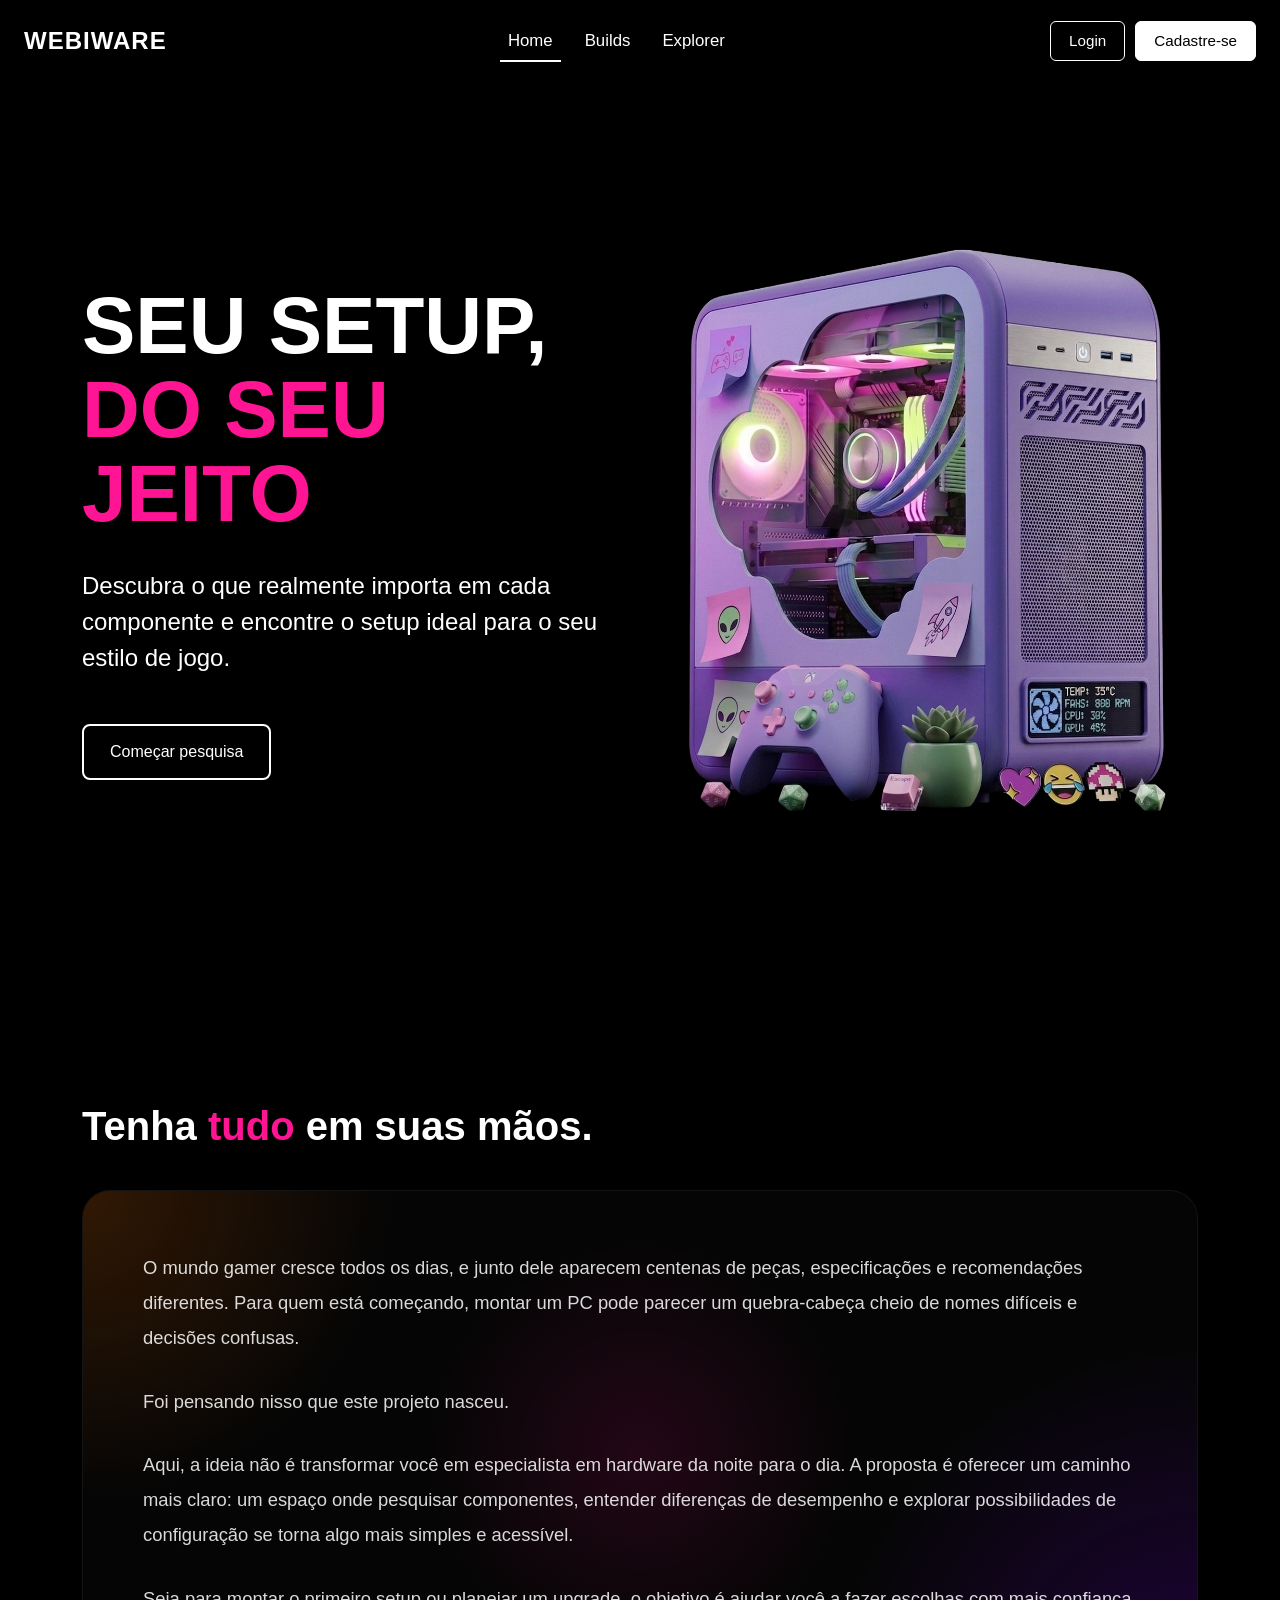
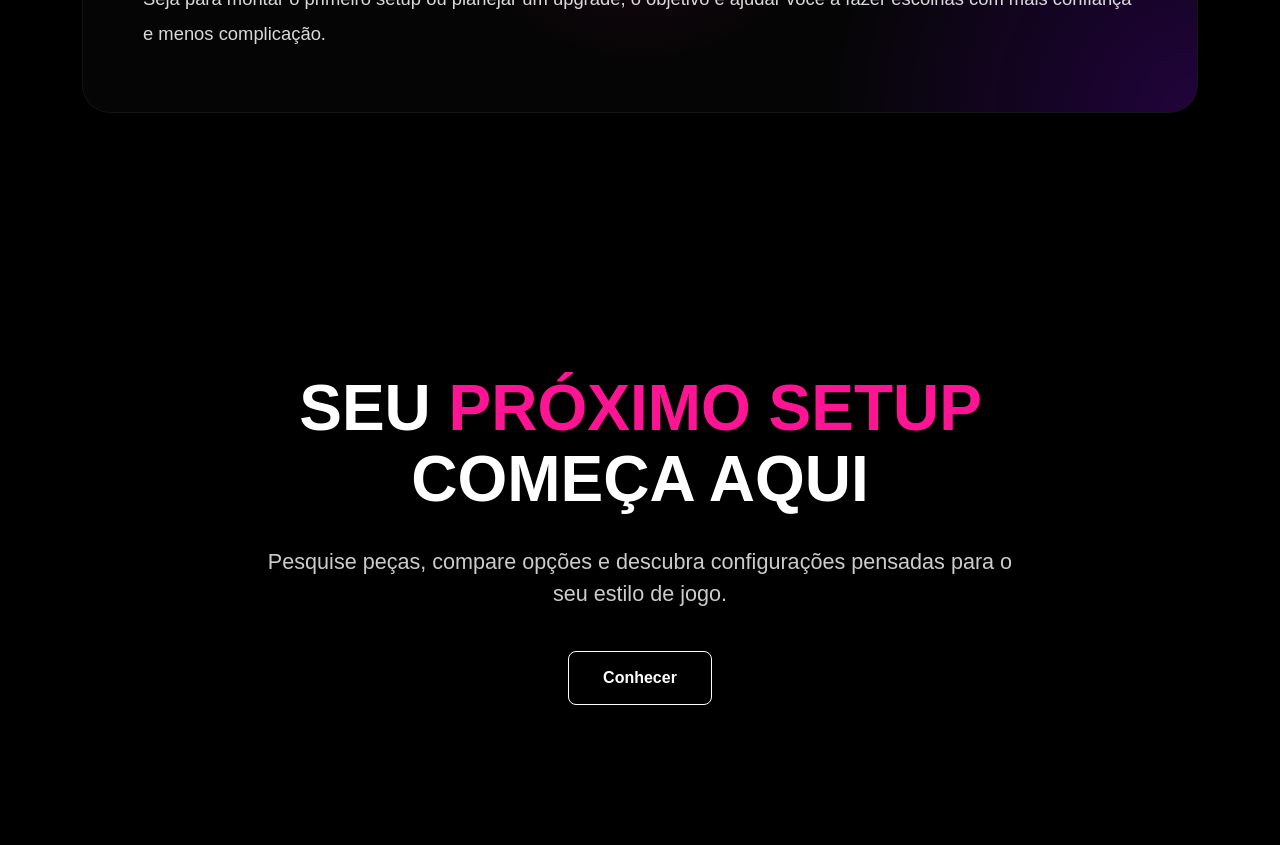
<file: pages/index.html>
<!DOCTYPE html>
<html lang="pt-BR">
<head>
    <meta charset="UTF-8">
    <meta name="viewport" content="width=device-width, initial-scale=1.0"> 

    <link href="https://cdn.jsdelivr.net/npm/bootstrap@5.3.8/dist/css/bootstrap.min.css" rel="stylesheet" integrity="sha384-sRIl4kxILFvY47J16cr9ZwB07vP4J8+LH7qKQnuqkuIAvNWLzeN8tE5YBujZqJLB" crossorigin="anonymous">

    <link rel="stylesheet" href="../css/index.css">

    <link rel="icon" type="image/png" sizes="32x32" href="../images/favicon-32x32.png">

    <title>Webiware</title>
</head>
<body>

    <nav class="navbar navbar-expand-lg navbar-dark custom-navbar">
        <div class="container-fluid px-4">

            <a class="navbar-brand fw-bold" href="#">WEBIWARE</a>

            <button
            class="navbar-toggler"
            type="button"
            data-bs-toggle="collapse"
            data-bs-target="#navbar"
            >
            <span class="navbar-toggler-icon"></span>
            </button>

            <div class="collapse navbar-collapse" id="navbar">

            <ul class="navbar-nav mx-auto gap-3">
                <li class="nav-item">
                <a class="nav-link active" href="index.html">Home</a>
                </li>

                <li class="nav-item">
                <a class="nav-link" href="builds.html">Builds</a>
                </li>

                <li class="nav-item">
                <a class="nav-link" href="#">Explorer</a>
                </li>
            </ul>

            <div>
                <div class="auth-buttons">
                    <button class="login-btn">
                        <a href="login.html" class="reset-btn">Login</a>
                    </button>
                    <button class="signup-btn">
                        <a href="login.html" class="reset-btn">Cadastre-se</a>
                    </button>
                </div>
            </div>

            </div>
        </div>
    </nav>

    <section class="hero-section">
        <div class="container">

            <div class="row align-items-center min-vh-100">

            <!-- TEXTO -->
            <div class="col-lg-6 text-center text-lg-start">

                <h1 class="hero-title">
                SEU SETUP,<br>
                <span>DO SEU JEITO</span>
                </h1>

                <p class="hero-text">
                Descubra o que realmente importa
                em cada componente e encontre o
                setup ideal para o seu estilo de jogo.
                </p>

                <a href="#" class="hero-btn">
                Começar pesquisa
                </a>

            </div>

            <!-- IMAGEM -->
            <div class="col-lg-6 text-center">

                <img
                src="../images/imagempc.png"
                class="hero-image img-fluid"
                alt="PC Gamer"
                >

            </div>

            </div>

        </div>
    </section>

    <section class="about-section">

        <div class="container">

            <h2 class="about-title">
                Tenha <span>tudo</span> em suas mãos.
            </h2>

            <div class="about-box">

                <p>
                    O mundo gamer cresce todos os dias, e junto dele aparecem centenas de peças, especificações e recomendações diferentes. Para quem está começando, montar um PC pode parecer um quebra-cabeça cheio de nomes difíceis e decisões confusas.
                </p>

                <p>
                    Foi pensando nisso que este projeto nasceu.
                </p>

                <p>
                    Aqui, a ideia não é transformar você em especialista em hardware da noite para o dia. A proposta é oferecer um caminho mais claro: um espaço onde pesquisar componentes, entender diferenças de desempenho e explorar possibilidades de configuração se torna algo mais simples e acessível.
                </p>

                <p>
                    Seja para montar o primeiro setup ou planejar um upgrade, o objetivo é ajudar você a fazer escolhas com mais confiança e menos complicação.
                </p>

            </div>

        </div>

    </section>

    <section class="cta-section">

        <div class="container text-center">

            <h2 class="cta-title">
                SEU <span>PRÓXIMO SETUP</span> COMEÇA AQUI
            </h2>

            <p class="cta-text">
                Pesquise peças, compare opções e descubra
                configurações pensadas para o seu estilo de jogo.
            </p>

            <a href="#" class="cta-btn">
                Conhecer
            </a>

        </div>

    </section>
    
    <script src="https://cdn.jsdelivr.net/npm/bootstrap@5.3.8/dist/js/bootstrap.bundle.min.js" integrity="sha384-FKyoEForCGlyvwx9Hj09JcYn3nv7wiPVlz7YYwJrWVcXK/BmnVDxM+D2scQbITxI" crossorigin="anonymous"></script>

</body>
</html>
</file>
<file: css/index.css>
/* .outfit-semibold {
  font-family: "Outfit", sans-serif;
  font-optical-sizing: auto;
  font-weight: 600;
  font-style: normal;
}

p, h1 {
    font-family: "Outfit", sans-serif;
    color: rgb(247, 247, 247);
}

h2 {
    font-family: "Outfit", sans-serif;
    color: rgb(247, 247, 247);
    font-size: 40px;
}

a {
    font-family: "Outfit", sans-serif;
    color: rgb(247, 247, 247);
    text-decoration: none;
}

nav {
    overflow: hidden;
    display: flex;
    flex-direction: row;
    justify-content: space-around;
    padding: 40px 16px;
}

.topnavPages{
    font-size: 25px;
    display: flex;
    gap: 40px;
    font-size: 25px;
}

.texto p {
    font-size: 32px;
    width: 512px;
}

.texto h1 {
    font-size: 75px;
    width: 515px;
}

.imagem img {
    width: 550px;
    padding: 10px;
}

.paginicial {
    display: flex;
    flex-direction: row;
    justify-content: center;
    align-items: center;
    padding: 50px;
    gap: 70px;
}

.buttons {
    display: flex;
    flex-direction: row;
    justify-content: center;
    gap: 50px;
    padding: 50px;
}

.buttons a {
    font-size: 35px;
}

.saibaMais, .verBuilds {
    padding: 14px 40px;
    border-radius: 14px;
}

.saibaMais {
    background-color: rgb(126, 172, 150);
}

.verBuilds {
    background-color: blueviolet;
}

.textinho {
    display: flex;
    justify-content: center;
    align-items: center;
    padding: 50px;
    padding-bottom: 120px;
}

.textinho p {
    width: 1168px;
    font-size: 32px;
    word-spacing: 0.2em;
    line-height: 1.3;
    background-color: rgba(0, 0, 0, 0.39);
    padding: 50px;
    border-radius: 30px;
}

footer {
    display: flex;
    flex-direction: row;
    justify-content: space-around;
    background-color: rgb(27, 18, 39);
}

.logo {
    display: flex;
    justify-content: center;
    align-items: center;
    padding: 30px;
}

.sobreFooter {
    width: 400px;
    padding: 30px;
}

.sobreFooter h3 {
    font-family: "Outfit", sans-serif;
    color: rgb(247, 247, 247);
}

.textoPesquisa {
    display: flex;
    flex-direction: column;
    justify-content: center;
    align-items: center;
    padding: 50px;
}

.textoPesquisa p {
    width: 150vh;
    font-size: 32px;
    word-spacing: 0.2em;
    line-height: 1.3;
    background-color: rgba(0, 0, 0, 0.39);
    padding: 50px;
    border-radius: 30px;
}

.boxRosa, .boxVerde {
    display: flex;
    flex-direction: row;
    align-items: center;
    justify-content: center;
    padding: 50px;
}

.boxRosa p, .boxVerde p{
    width: 110vh;
    font-size: 26px;
}

.boxRosa h2, .boxVerde h2{
    font-family: "Outfit", sans-serif;
    color: rgb(247, 247, 247);
    font-size: 30px;
}

.boxRosa img, .boxVerde img {
    width: 400px;
    border-radius: 20px;
}

.textoBoxRosa, .textoBoxVerde {
    padding: 50px;
}

.formularioLogin {
    display: flex;
    justify-content: center;
    padding: 100px;
}

.formularioLogin form {
    display: flex;
    flex-direction: column;
    width: 100vh;
    background-color: rgba(0, 0, 0, 0.397);
    padding: 50px;
    border-radius: 20px;
}

input, textarea {
    border: none;
    border-radius: 14px;
}

.formularioLogin form label {
    font-family: "Outfit", sans-serif;
    color: rgb(247, 247, 247);
    font-size: 24px;
}

.formularioLogin form input {
    font-family: "Outfit", sans-serif;
    color: rgb(247, 247, 247);
    font-size: 24px;
    padding: 10px;
}

.campos {
    background-color: rgba(0, 0, 0, 0.39);
}

.finalizarCadastro {
    background-color: blueviolet;
    cursor: pointer;
}

.confirmacao {
    display: flex;
    flex-direction: column;
    align-items: center;
    padding: 90px;
}

.confirmacao p {
    width: 100vh;
    font-size: 27px;
    text-align: center;
}

.voltar {
    display: flex;
    justify-content: center;
}

.voltar a {
    background-color: blueviolet;
    padding: 20px;
    font-size: 30px;
    border-radius: 16px;
}

.accordion {
    display: flex;
    justify-content: center;
    width: 100%;
    font-family: "Outfit", sans-serif;
    font-size: 43px;
    font-weight: 600;
    color: rgb(247, 247, 247);
    background-color: rgba(0, 0, 0, 0);
    cursor: pointer;
    padding: 18px;
    border: none;
    outline: none;
    transition: 0.4s;
}

.accordion:after {
    content: '\02795';
    font-size: 13px;
    color: #777;
    float: right;
    margin-left: 5px;
}

.active:after {
    content: "\2796";
}

.panel {
    padding: 18px;
    font-size: 25px;
    display: none;
    overflow: hidden;
    justify-content: center;
}

.panelText {
    width: 670px;
    display: flex;
    text-align: center;
}

.components {
    display: grid;
    grid-template-columns: repeat(6, 1fr);
    justify-items: center;
    padding: 10px;
}

.component {
    display: flex;
    flex-direction: column;
    align-items: center;
}

.coloredBox {
    display: flex;
    flex-direction: column;
    align-items: center;
    padding: 10px 40px;
    border-radius: 10px;
    background-color: rgba(0, 0, 0, 0.76);
    position: relative; 
    cursor: pointer;
}

.coloredBoxText {
    display: flex;
    flex-direction: column;
    align-items: center;
}

.tooltiptext {
    position: absolute;

    top: 120%;
    left: 50%;
    transform: translateX(-50%);

    background-color: #111;
    color: #fff;
    padding: 6px 10px;
    border-radius: 6px;
    font-size: 14px;
    white-space: nowrap;

    opacity: 0;
    visibility: hidden;
    transition: 0.25s ease;
}

.coloredBox:hover .tooltiptext {
    opacity: 1;
    visibility: visible;
}

.tooltiptext::after {
    content: "";
    position: absolute;

    bottom: 100%;
    left: 50%;
    transform: translateX(-50%);

    border-width: 5px;
    border-style: solid;
    border-color: transparent transparent #111 transparent;
}

#erro {
  display: block;
  color: rgb(255, 105, 137);
  margin-top: 10px;
} */

body {
  margin: 0;
  background: black;
}

/*customizacao navbar bootstrap*/
.custom-navbar {
  background-color: #000;
  padding: 18px 0;
}

.navbar-brand {
  color: white !important;
  font-size: 1.5rem;
  letter-spacing: 1px;
}

.nav-link {
  color: white !important;
  font-size: 1.05rem;
  position: relative;
  transition: 0.3s;
}

/* linha */
.nav-link::after {
  content: "";
  position: absolute;
  left: 0;
  bottom: 0px;
  width: 100%;
  height: 2px;
  background: white;

  transform: scaleX(0);
  transform-origin: left;
  transition: transform 0.3s ease;
}

/* hover animation*/
.nav-link:hover::after {
  transform: scaleX(1);
}

/*active underscores*/
.nav-link.active::after {
  transform: scaleX(1);
}

.auth-buttons {
  display: flex;
  gap: 10px;
}

.login-btn,
.signup-btn {
    padding: 8px 18px;
    border-radius: 6px;

    font-size: 0.95rem;
    cursor: pointer;

    transition: all 0.25s ease;
}

/* login */
.login-btn {
    background: transparent;
    border: 1px solid white;
    color: white;
}

.login-btn:hover {
    background: #ff1493;
    border-color: #ff1493;
    color: black;
}

/* cadastro */
.signup-btn {
    background: white;
    border: 1px solid white;
    color: black;
}

.signup-btn:hover {
    background: #ff1493;
    border-color: #ff1493;
}

.reset-btn {
    text-decoration: none;
    color: inherit;
}

/*inicio customizacao hero*/

body {
    margin: 0;
    background: black;
    color: white;
    font-family: sans-serif;
}

.hero-section {
    overflow: hidden;
}

.hero-title {
    font-size: 5rem;
    font-weight: 800;
    line-height: 1.05;
}

.hero-title span,
.about-title span,
.cta-title span {
    color: #ff1493;
}

.hero-text {
    font-size: 1.5rem;
    margin-top: 2rem;
    max-width: 600px;
}

.hero-btn {
    display: inline-block;

    margin-top: 2rem;
    padding: 14px 26px;

    border: 2px solid white;
    border-radius: 8px;

    color: white;
    text-decoration: none;

    transition: 0.3s;
}

.hero-btn:hover {
    border-color: #ff1493;
    color: #ff1493;
}

.hero-image {
    max-width: 90%;
}

/*media queries do hero*/

@media (max-width: 768px) {

    .hero-title {
        font-size: 3rem;
    }

    .hero-text {
        font-size: 1.1rem;
    }

    .hero-image {
        margin-top: 3rem;
    }

}

/*inicio seçao sobre*/

.about-section {
    padding: 120px 20px;
}

.about-title {
    font-size: 2.5rem;
    font-weight: 700;

    margin-bottom: 2.5rem;
}

.about-box {
    position: relative;

    background-color: #050505;

    border-radius: 28px;

    padding: 60px;

    overflow: hidden;

    border: 1px solid rgba(255,255,255,0.06);

    box-shadow:
        0 0 40px rgba(0,0,0,0.4);
}

/* gradientes */
.about-box::before {
    content: "";

    position: absolute;
    inset: 0;

    background:
        radial-gradient(
            circle at top left,
            rgba(255, 115, 0, 0.18),
            transparent 25%
        ),

        radial-gradient(
            circle at bottom right,
            rgba(132, 0, 255, 0.22),
            transparent 30%
        ),

        radial-gradient(
            circle at center,
            rgba(255, 20, 147, 0.12),
            transparent 35%
        );

    z-index: 0;
}

/* texto acima do gradiente */
.about-box p {
    position: relative;
    z-index: 1;

    font-size: 1.15rem;
    line-height: 1.9;

    color: rgba(255,255,255,0.85);

    margin-bottom: 1.8rem;

    max-width: 1000px;
}

.about-box p:last-child {
    margin-bottom: 0;
}

/*mq do sobre*/

@media (max-width: 768px) {

    .about-section {
        padding: 80px 20px;
    }

    .about-title {
        font-size: 2rem;
    }

    .about-box {
        padding: 35px 25px;
        border-radius: 22px;
    }

    .about-box p {
        font-size: 1rem;
        line-height: 1.8;
    }

}

/*inicio cta*/

.cta-section {
    padding: 140px 20px;
}

.cta-title {
    font-size: 4rem;
    font-weight: 800;

    max-width: 900px;
    margin: 0 auto;

    line-height: 1.1;
}

.cta-text {
    font-size: 1.35rem;

    color: rgba(255,255,255,0.8);

    max-width: 750px;

    margin:
        2rem auto
        0 auto;
}

.cta-btn {
    display: inline-block;

    margin-top: 2.5rem;

    padding: 14px 34px;

    border-radius: 8px;

    background: transparent;
    border: 1px solid white;
    color: white;

    text-decoration: none;

    font-weight: 600;

    transition: 0.3s ease;
}

.cta-btn:hover {
    border-color: #ff1493;;
    color: #ff1493;

    transform: translateY(-2px);
}

/* mq do cta*/

@media (max-width: 768px) {

    .cta-section {
        padding: 90px 20px;
    }

    .cta-title {
        font-size: 2.5rem;
    }

    .cta-text {
        font-size: 1.1rem;
    }

}
</file>
